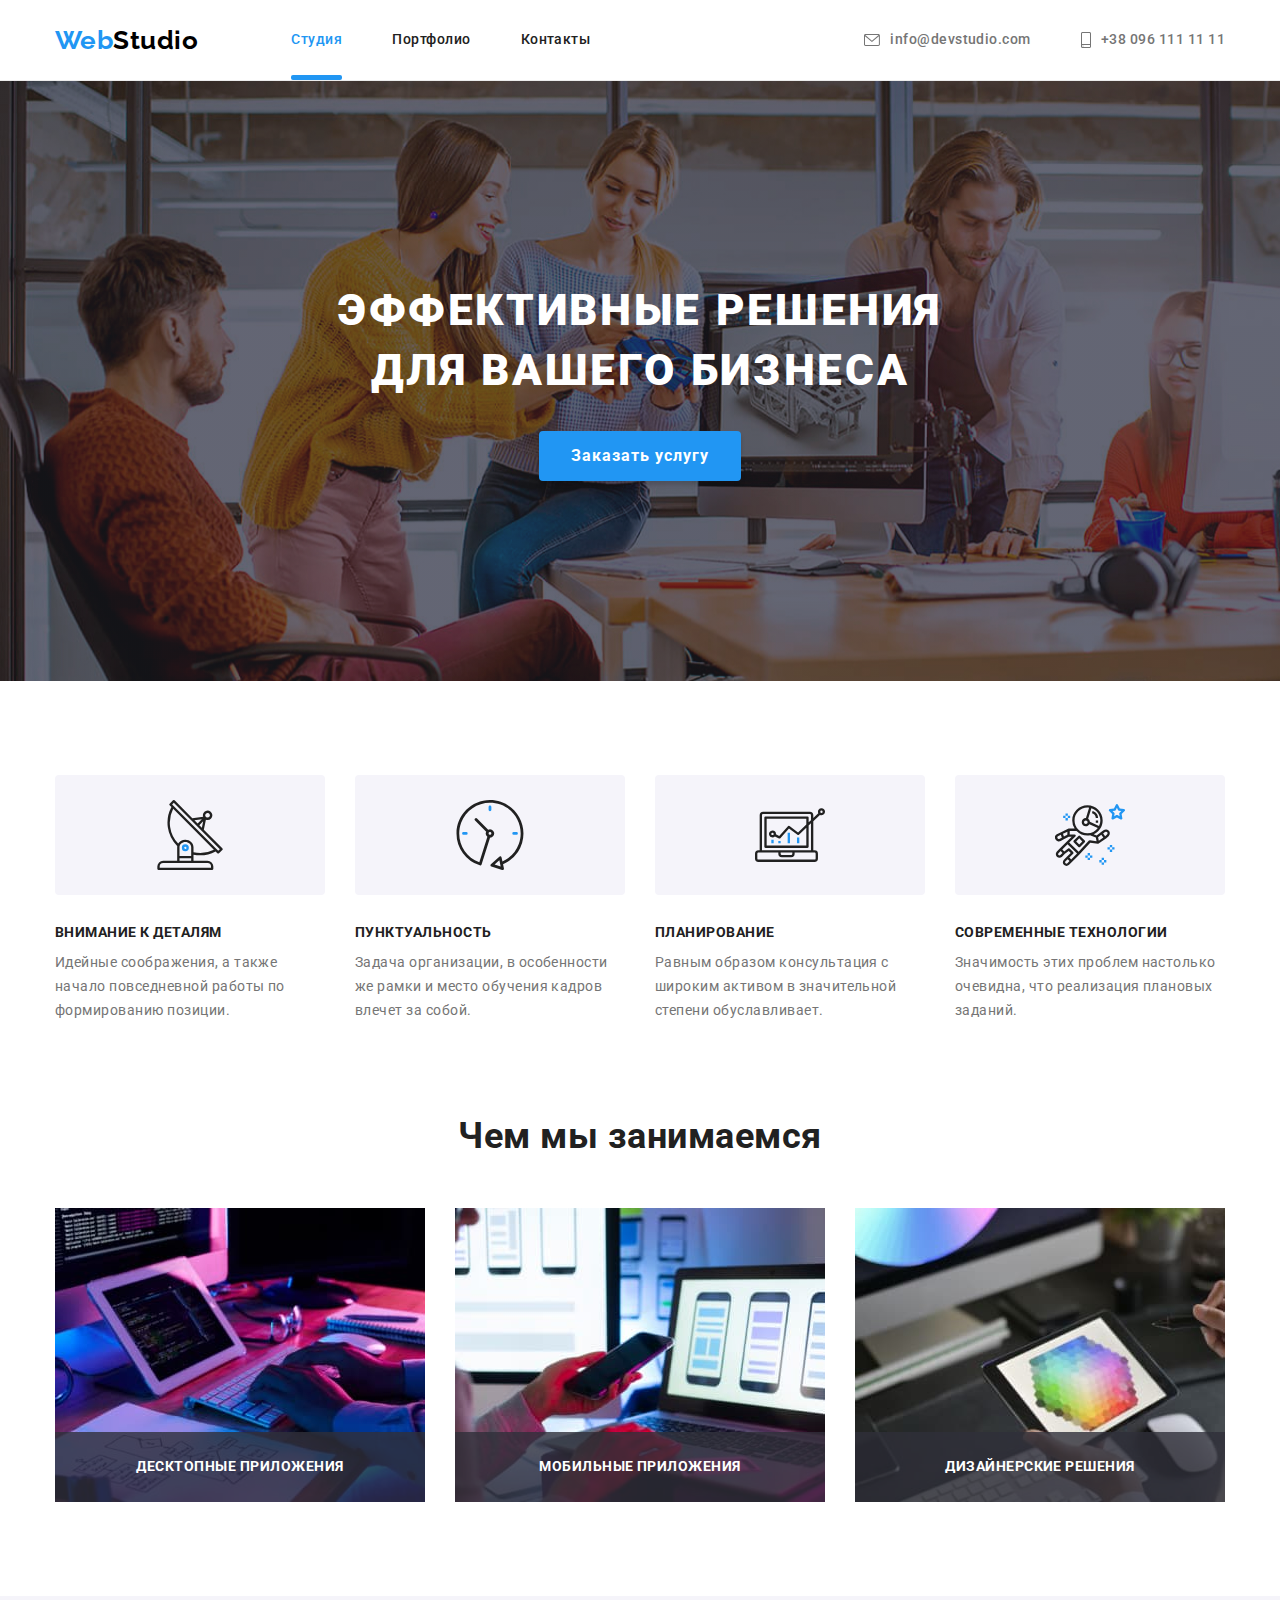
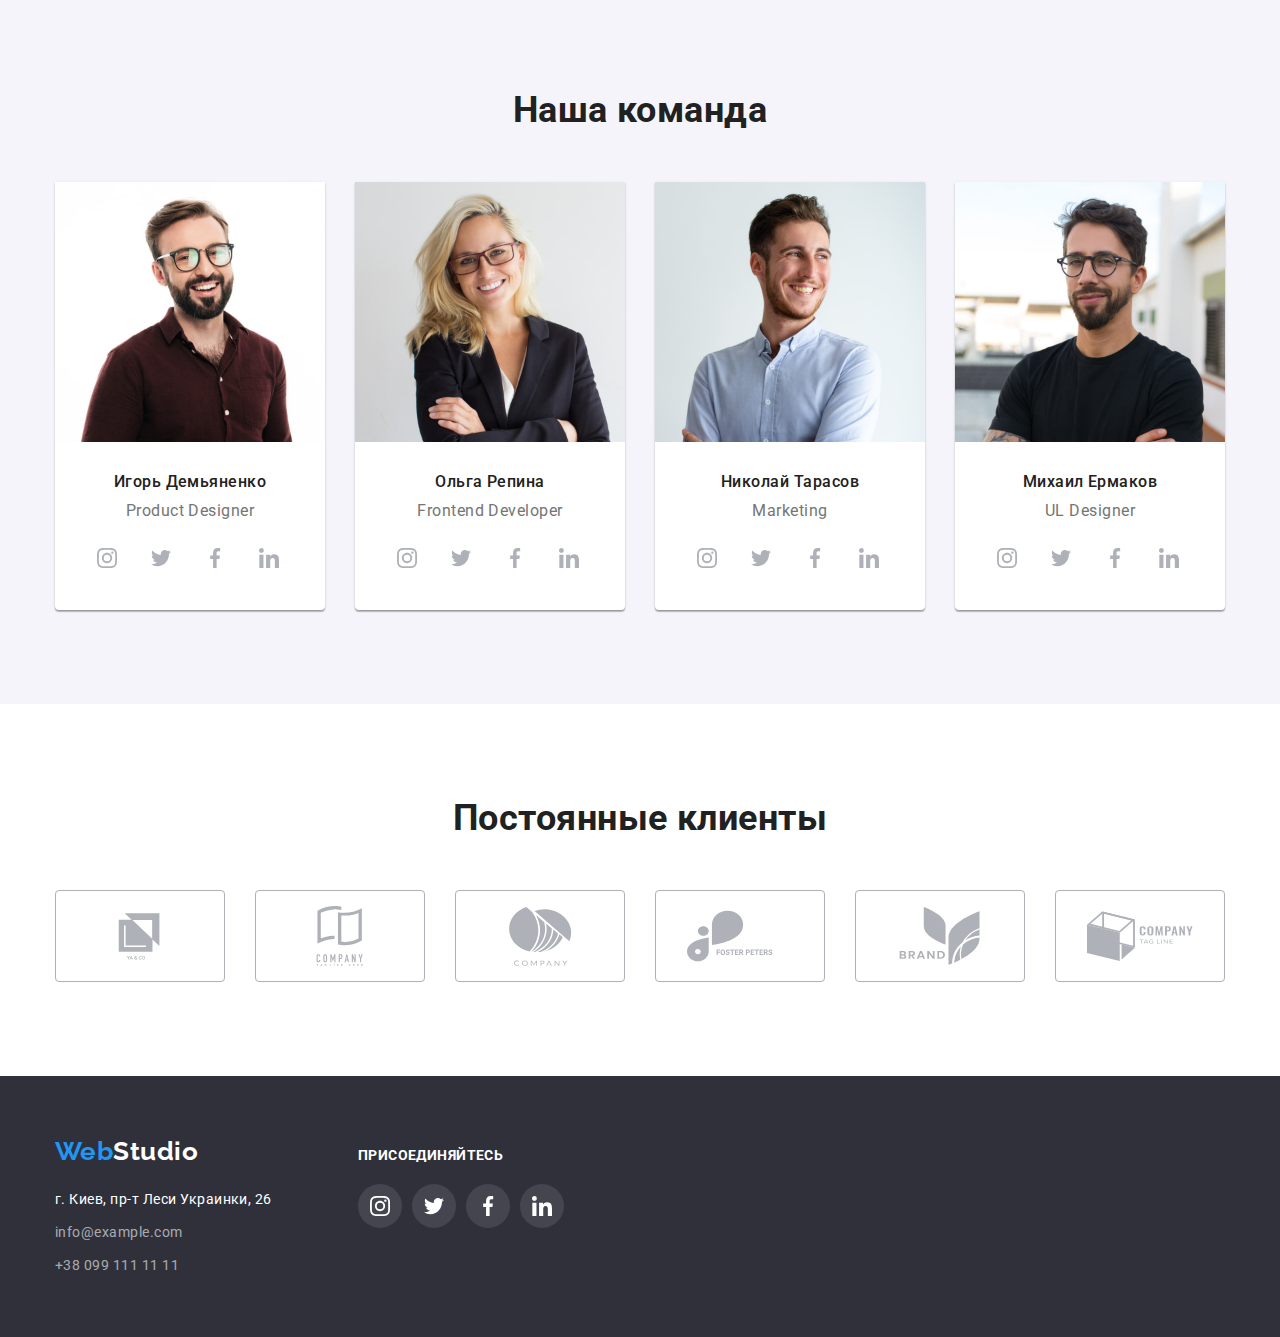
<file: index.html>
<!DOCTYPE html>
<html lang="en">

<head>
    <meta charset="UTF-8">
    <meta http-equiv="X-UA-Compatible" content="IE=edge">
    <meta name="viewport" content="width=device-width, initial-scale=1.0">
    <title>Document</title>
    <link rel="preconnect" href="https://fonts.googleapis.com">
    <link rel="preconnect" href="https://fonts.gstatic.com" crossorigin>
    <link
        href="https://fonts.googleapis.com/css2?family=Raleway:wght@700&family=Roboto:wght@400;500;700;900&display=swap"
        rel="stylesheet">
    <link rel="stylesheet" href="https://cdn.jsdelivr.net/npm/modern-normalize@1.1.0/modern-normalize.min.css">
    <link rel="stylesheet" href="css/style.css">
</head>

<body>


    <!--Header-->
    <header class="header">
        <div class="container">
            <nav class="header-nav">
                <a href="" class="logo-header"> Web<span class="logo-header-b">Studio</span></a>
                <ul class="header-nav list">
                    <li class="header-nav-item"><a href="./index.html" class="header-nav-link current">Студия</a></li>
                    <li class="header-nav-item"><a href="./portfolio.html" class="header-nav-link">Портфолио</a></li>
                    <li class="header-nav-item"><a href="" class="header-nav-link">Контакты</a></li>
                </ul>
            </nav>
            <ul class="header-contacts list">
                <li class="header-contacts-item"><a href="mailto:info@devstudio.com"
                        class="header-contacts-link">
                        <svg class="header-contacts-icon" width="16" height="12">
                            <use href="./images/symbol-defs.svg#icon-envelope"></use>
                        </svg>
                        info@devstudio.com</a></li>
                <li class="header-contacts-item"><a href="tel:+380961111111" class="header-contacts-link">
                    <svg class="header-contacts-icon" width="10" height="16">
                        <use href="./images/symbol-defs.svg#icon-smartphone"></use>
                    </svg>
                    +38 096 111 11
                        11</a></li>
            </ul>
        </div>
    </header>

    <!--Main content-->

    <main class="main-content">

        <!--Hero-->
        <section class="hero section">
            <div class="container">
                <h1 class="hero-title">Эффективные решения для вашего бизнеса</h1>
                <button class="hero-button" data-modal-open>Заказать услугу</button>
            </div>
        </section>

      
       

        <!--Preferences-->

        <section class="preferences section">
            <div class="container">
                <h2 class="name visually-hidden">Наши преимущества</h2>
                <ul class="preferences list">
                    <li class="preferences-card">
                        <div class="preferences-icon">
                        <svg width="70" height="70">
                            <use href="./images/symbol-defs.svg#icon-antenna"></use>
                        </svg>
                        </div>
                        <h3 class="preferences-title">Внимание к деталям</h3>
                        <p class="preferences-description">Идейные соображения, а также начало повседневной работы по
                            формированию позиции.</p>
                    </li>
                    <li class="preferences-card">
                        <div class="preferences-icon">
                        <svg width="70" height="70">
                            <use href="./images/symbol-defs.svg#icon-clock"></use>
                        </svg>
                        </div>
                        <h3 class="preferences-title">Пунктуальность</h3>
                        <p class="preferences-description">Задача организации, в особенности же рамки и место обучения
                            кадров влечет за собой.</p>
                    </li>
                    <li class="preferences-card">
                        <div class="preferences-icon">
                        <svg width="70" height="70">
                            <use href="./images/symbol-defs.svg#icon-diagram"></use>
                        </svg>
                        </div>
                        <h3 class="preferences-title">Планирование</h3>
                        <p class="preferences-description">Равным образом консультация с широким активом в значительной
                            степени обуславливает.</p>
                    </li>
                    <li class="preferences-card">
                        <div class="preferences-icon">
                        <svg width="70" height="70">
                            <use href="./images/symbol-defs.svg#icon-astronaut"></use>
                        </svg>
                        </div>
                        <h3 class="preferences-title">Современные технологии</h3>
                        <p class="preferences-description">Значимость этих проблем настолько очевидна, что реализация
                            плановых заданий.</p>
                    </li>
                </ul>
            </div>
        </section>

        <!--About us-->

        <section class="about-us section">
            <div class="container">
                <h2 class="about-us-title">Чем мы занимаемся</h2>
                <ul class="about-us list">
                    <li class="about-us-pic">
                            <img src="images/box1.jpg" class="about-us-photo" alt="компьютер"
                            width="370">
                            <div class="about-us-description"><h3 class="about-us-name">Десктопные приложения</h3></div>
                    </li>
                        <li class="about-us-pic">
                            <img src="images/box2.jpg" class="about-us-photo" alt="телефон"
                                width="370">
                            <div class="about-us-description">
                                    <h3 class="about-us-name">Мобильные приложения</h3>
                            </div>
                    </li>
                    <li class="about-us-pic">
                            <img src="images/box3.jpg" class="about-us-photo" alt="планшет"
                            width="370">
                            <div class="about-us-description">
                                <h3 class="about-us-name">Дизайнерские решения</h3>
                            </div>
                    </li>
                </ul>
            </div>
        </section>


        <!--Our team-->
        <section class="team section">
            <div class="container">
                <h2 class="team-title">Наша команда</h2>
                <ul class="team list">
                    <li class="team-member">
                        <img src="images/img4.jpg" class="team-member-photo" alt="Игорь Демьяненко" width="270">
                        <div class="team-member-part">
                            <h3 class="team-member-title">Игорь Демьяненко</h3>
                            <p class="team-member-description">Product Designer</p>
                            <ul class="team-contacts list">
                                <li class="team-contacts-links"><a href="" class="team-contacts-link">
                                    <svg class="team-contacts-icon" width="20" height="20">
                                        <use href="./images/symbol-defs.svg#icon-instagram"></use>
                                    </svg>
                                    </a></li>
                                <li class="team-contacts-links"><a href="" class="team-contacts-link">
                                        <svg class="team-contacts-icon" width="20" height="20">
                                            <use href="./images/symbol-defs.svg#icon-twitter"></use>
                                        </svg>
                                        </a>
                                </li>
                                <li class="team-contacts-links"><a href="" class="team-contacts-link">
                                        <svg class="team-contacts-icon" width="20" height="20">
                                            <use href="./images/symbol-defs.svg#icon-facebook"></use>
                                        </svg>
                                    </a>
                                </li>
                                <li class="team-contacts-links"><a href="" class="team-contacts-link">
                                        <svg class="team-contacts-icon" width="20" height="20">
                                            <use href="./images/symbol-defs.svg#icon-linkedin"></use>
                                        </svg>
                                     </a>
                                </li>
                            </ul>
                        </div>
                    </li>
                    <li class="team-member">
                        <img src="images/img1.jpg" class="team-member-photo" alt="Ольга Репина" width="270">
                        <div class="team-member-part">
                            <h3 class="team-member-title">Ольга Репина</h3>
                            <p class="team-member-description">Frontend Developer</p>
                            <ul class="team-contacts list">
                                <li class="team-contacts-links"><a href="" class="team-contacts-link">
                                        <svg class="team-contacts-icon" width="20" height="20">
                                            <use href="./images/symbol-defs.svg#icon-instagram"></use>
                                        </svg>
                                    </a></li>
                                <li class="team-contacts-links"><a href="" class="team-contacts-link">
                                        <svg class="team-contacts-icon" width="20" height="20">
                                            <use href="./images/symbol-defs.svg#icon-twitter"></use>
                                        </svg>
                                    </a>
                                </li>
                                <li class="team-contacts-links"><a href="" class="team-contacts-link">
                                        <svg class="team-contacts-icon" width="20" height="20">
                                            <use href="./images/symbol-defs.svg#icon-facebook"></use>
                                        </svg>
                                    </a>
                                </li>
                                <li class="team-contacts-links"><a href="" class="team-contacts-link">
                                        <svg class="team-contacts-icon" width="20" height="20">
                                            <use href="./images/symbol-defs.svg#icon-linkedin"></use>
                                        </svg>
                                    </a>
                                </li>
                            </ul>
                        </div>
                    </li>
                    <li class="team-member">
                        <img src="images/img2.jpg" class="team-member-photo" alt="Николай Тарасов" width="270">
                        <div class="team-member-part">
                            <h3 class="team-member-title">Николай Тарасов</h3>
                            <p class="team-member-description">Marketing</p>
                            <ul class="team-contacts list">
                                <li class="team-contacts-links"><a href="" class="team-contacts-link">
                                        <svg class="team-contacts-icon" width="20" height="20">
                                            <use href="./images/symbol-defs.svg#icon-instagram"></use>
                                        </svg>
                                    </a></li>
                                <li class="team-contacts-links"><a href="" class="team-contacts-link">
                                        <svg class="team-contacts-icon" width="20" height="20">
                                            <use href="./images/symbol-defs.svg#icon-twitter"></use>
                                        </svg>
                                    </a>
                                </li>
                                <li class="team-contacts-links"><a href="" class="team-contacts-link">
                                        <svg class="team-contacts-icon" width="20" height="20">
                                            <use href="./images/symbol-defs.svg#icon-facebook"></use>
                                        </svg>
                                    </a>
                                </li>
                                <li class="team-contacts-links"><a href="" class="team-contacts-link">
                                        <svg class="team-contacts-icon" width="20" height="20">
                                            <use href="./images/symbol-defs.svg#icon-linkedin"></use>
                                        </svg>
                                    </a>
                                </li>
                            </ul>
                    </li>
                    <li class="team-member">
                        <img src="images/img3.jpg" class="team-member-photo" alt="Михаил Ермаков" width="270">
                        <div class="team-member-part">
                            <h3 class="team-member-title">Михаил Ермаков</h3>
                            <p class="team-member-description">UL Designer</p>
                            <ul class="team-contacts list">
                                <li class="team-contacts-links"><a href="" class="team-contacts-link">
                                        <svg class="team-contacts-icon" width="20" height="20">
                                            <use href="./images/symbol-defs.svg#icon-instagram"></use>
                                        </svg>
                                    </a></li>
                                <li class="team-contacts-links"><a href="" class="team-contacts-link">
                                        <svg class="team-contacts-icon" width="20" height="20">
                                            <use href="./images/symbol-defs.svg#icon-twitter"></use>
                                        </svg>
                                    </a>
                                </li>
                                <li class="team-contacts-links"><a href="" class="team-contacts-link">
                                        <svg class="team-contacts-icon" width="20" height="20">
                                            <use href="./images/symbol-defs.svg#icon-facebook"></use>
                                        </svg>
                                    </a>
                                </li>
                                <li class="team-contacts-links"><a href="" class="team-contacts-link">
                                        <svg class="team-contacts-icon" width="20" height="20">
                                            <use href="./images/symbol-defs.svg#icon-linkedin"></use>
                                        </svg>
                                    </a>
                                </li>
                            </ul>
            </div>
        </section>
        </div>
    </main>

    <!--Our clients-->

    <section class="clients section">
        <div class="container">
            <h2 class="clients-title">Постоянные клиенты</h2>
            <ul class="clients list">
                <li class="clients-item"><a href="" class="clients-link">
                        <svg class="clients-icon" width="106" height="60">
                            <use href="./images/symbol-defs.svg#icon-logo1"></use>
                        </svg>
                    </a>
                </li>
                <li class="clients-item"><a href="" class="clients-link">
                        <svg class="clients-icon" width="106" height="60">
                            <use href="./images/symbol-defs.svg#icon-logo2"></use>
                        </svg>
                    </a>
                </li>
                <li class="clients-item"><a href="" class="clients-link">
                        <svg class="clients-icon" width="106" height="60">
                            <use href="./images/symbol-defs.svg#icon-logo3"></use>
                        </svg>
                    </a>
                </li>
                <li class="clients-item"><a href="" class="clients-link">
                        <svg class="clients-icon" width="106" height="60">
                            <use href="./images/symbol-defs.svg#icon-logo4"></use>
                        </svg>
                    </a>
                </li>
                <li class="clients-item"><a href="" class="clients-link">
                        <svg class="clients-icon" width="106" height="60">
                            <use href="./images/symbol-defs.svg#icon-logo5"></use>
                        </svg>
                    </a>
                </li>
                <li class="clients-item"><a href="" class="clients-link">
                        <svg class="clients-icon" width="106" height="60">
                            <use href="./images/symbol-defs.svg#icon-logo6"></use>
                        </svg>
                    </a>
                </li>
                
            </ul>
        </div>
    </section>

    <!--Modal-->
    
    <div class="backdrop is-hidden" data-modal>
        <div class="modal">
            <button class="close-modal" data-modal-close>
                <svg class="close-modal-icon" width="11" height="11">
                    <use href="./images/symbol-defs.svg#icon-close-1"></use>
                </svg>
            </button>
        </div>
    </div>

    <!--Footer  -->
    <footer class="footer">
        <div class="container">
            <div class="footer-section-address">
            <a href="" class="logo-footer"> Web<span class="logo-footer-w">Studio</span></a>
            <address class="footer-contacts">
                г. Киев, пр-т Леси Украинки, 26
                <ul class="footer-contacts list">
                    <li class="footer-contacts-item"><a href="mailto:info@example.com"
                            class="footer-contacts-link">info@example.com</a></li>
                    <li class="footer-contacts-item"><a href="tel:+380991111111" class="footer-contacts-link"> +38 099 111
                            11 11</a></li>
                </ul>
            </address>
            </div>
            <div class="footer-section-links">
            <H2 class="footer-socialnetw-header">Присоединяйтесь</H2>
            <ul class="footer-socialnetw list">
                <li class="footer-links"><a href="" class="footer-link">
                        <svg class="footer-icon" width="20" height="20">
                            <use href="./images/symbol-defs.svg#icon-instagram"></use>
                        </svg>
                    </a></li>
                <li class="footer-links"><a href="" class="footer-link">
                        <svg class="footer-icon" width="20" height="20">
                            <use href="./images/symbol-defs.svg#icon-twitter"></use>
                        </svg>
                    </a>
                </li>
                <li class="footer-links"><a href="" class="footer-link">
                        <svg class="footer-icon" width="20" height="20">
                            <use href="./images/symbol-defs.svg#icon-facebook"></use>
                        </svg>
                    </a>
                </li>
                <li class="footer-links"><a href="" class="footer-link">
                        <svg class="footer-icon" width="20" height="20">
                            <use href="./images/symbol-defs.svg#icon-linkedin"></use>
                        </svg>
                    </a>
                </li>
            </ul>
            </div>
    </footer>

<script src="./js/modal.js"></script>
</body>

</html>
</file>
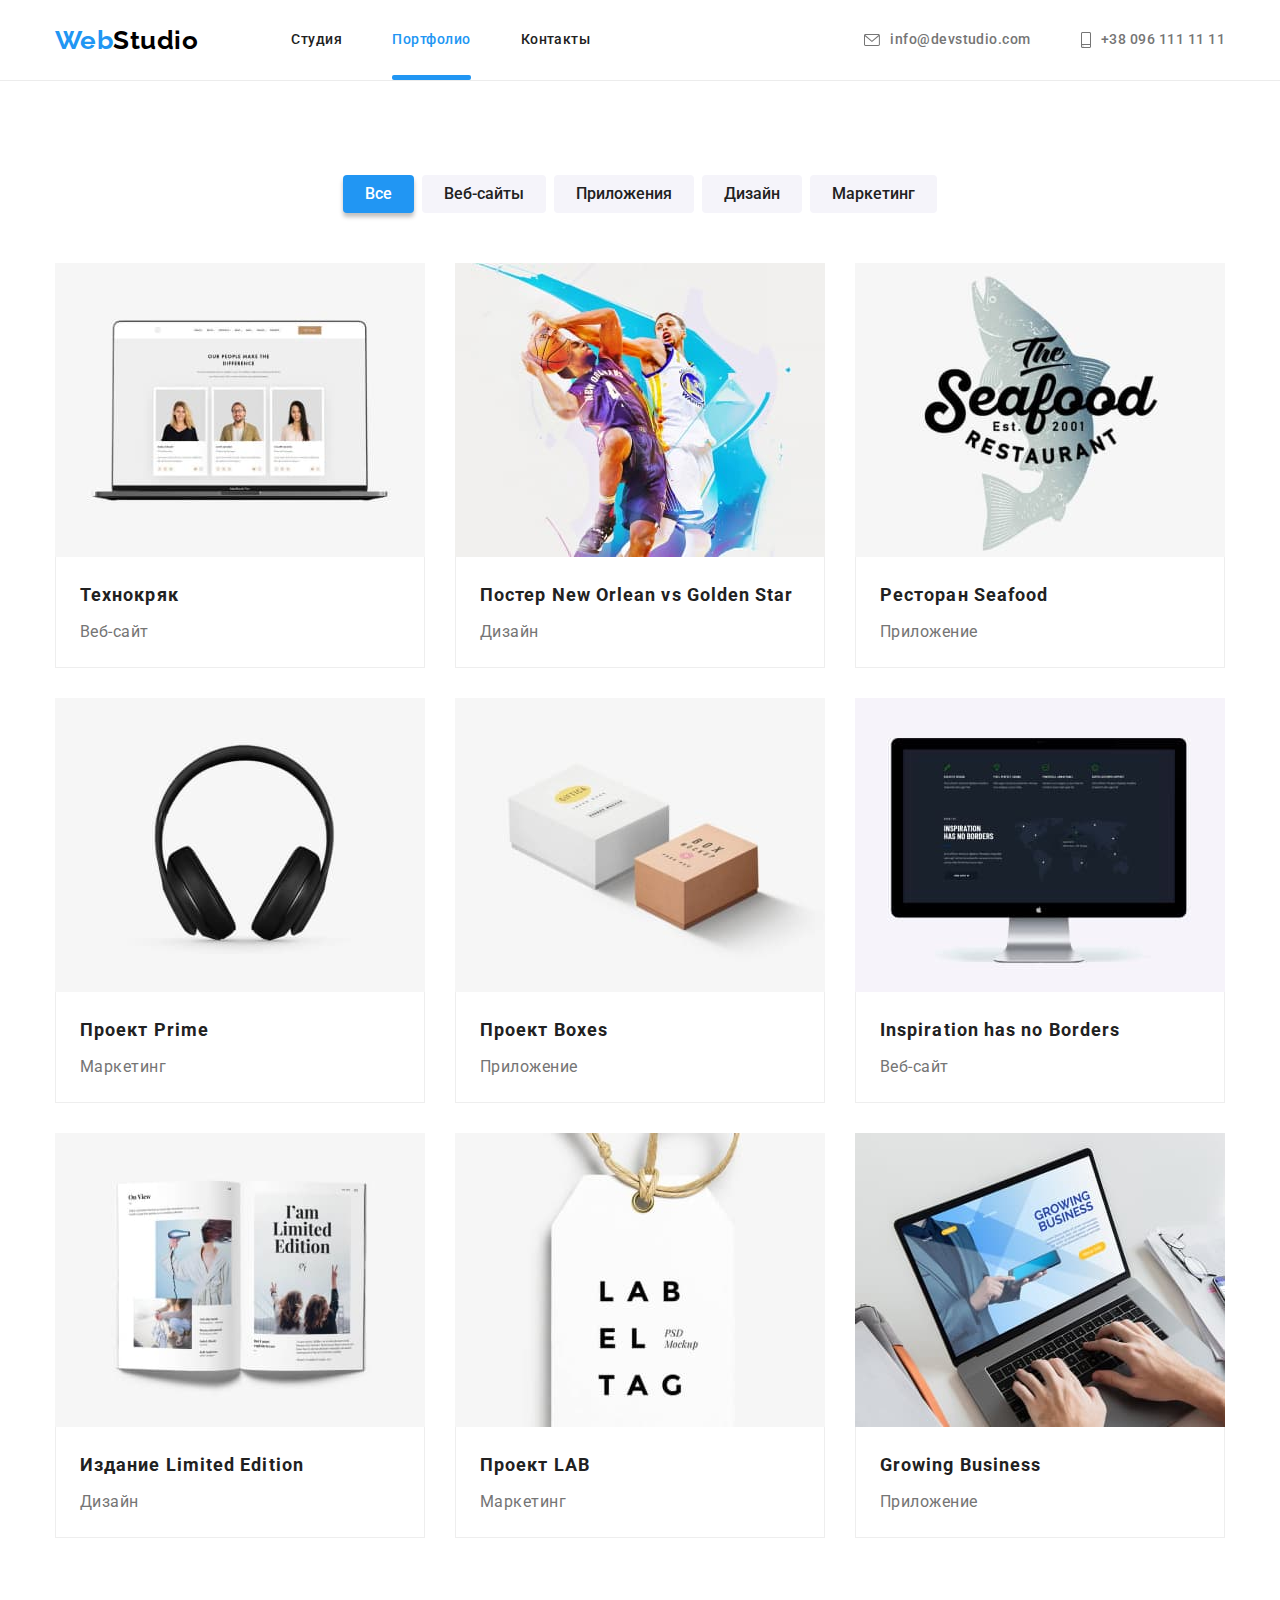
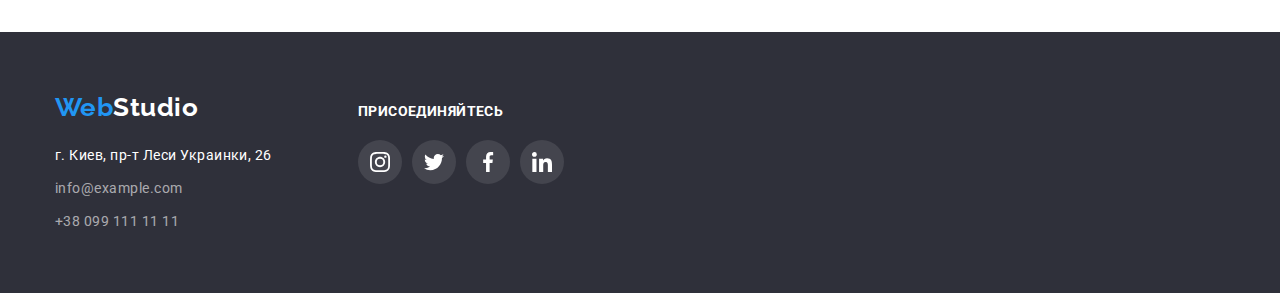
<file: portfolio.html>
<!DOCTYPE html>
<html lang="en">

<head>
    <meta charset="UTF-8">
    <meta http-equiv="X-UA-Compatible" content="IE=edge">
    <meta name="viewport" content="width=device-width, initial-scale=1.0">
    <title>Document</title>
    <link rel="preconnect" href="https://fonts.googleapis.com">
    <link rel="preconnect" href="https://fonts.gstatic.com" crossorigin>
    <link
        href="https://fonts.googleapis.com/css2?family=Raleway:wght@700&family=Roboto:wght@400;500;700;900&display=swap"
        rel="stylesheet">
    <link rel="stylesheet" href="https://cdn.jsdelivr.net/npm/modern-normalize@1.1.0/modern-normalize.min.css">
    <link rel="stylesheet" href="css/style.css">
</head>

<body>

<!--Header-->
<header class="header">
    <div class="container">
        <nav class="header-nav">
            <a href="" class="logo-header"> Web<span class="logo-header-b">Studio</span></a>
            <ul class="header-nav list">
                <li class="header-nav-item"><a href="./index.html" class="header-nav-link">Студия</a></li>
                <li class="header-nav-item"><a href="./portfolio.html" class="header-nav-link current">Портфолио</a></li>
                <li class="header-nav-item"><a href="" class="header-nav-link">Контакты</a></li>
            </ul>
        </nav>
        <ul class="header-contacts list">
            <li class="header-contacts-item"><a href="mailto:info@devstudio.com" class="header-contacts-link">
                    <svg class="header-contacts-icon" width="16" height="12">
                        <use href="./images/symbol-defs.svg#icon-envelope"></use>
                    </svg>
                    info@devstudio.com</a></li>
            <li class="header-contacts-item"><a href="tel:+380961111111" class="header-contacts-link">
                    <svg class="header-contacts-icon" width="10" height="16">
                        <use href="./images/symbol-defs.svg#icon-smartphone"></use>
                    </svg>
                    +38 096 111 11
                    11</a></li>
        </ul>
    </div>
</header>

    <!--Main content-->

<main>
    <!--Portfolio-->
    <section class="portfolio section">
        <div class="container">
            <h1 class="header visually-hidden">Наши работы</h1>
            <ul class="portfolio-button list">
                <li class="portfolio-button-item"><button type="button" class="portfolio-button-primary">Все</button>
                </li>
                <li class="portfolio-button-item"><button type="button"
                        class="portfolio-button-secondary">Веб-сайты</button></li>
                <li class="portfolio-button-item"><button type="button"
                        class="portfolio-button-secondary">Приложения</button></li>
                <li class="portfolio-button-item"><button type="button"
                        class="portfolio-button-secondary">Дизайн</button></li>
                <li class="portfolio-button-item"><button type="button"
                        class="portfolio-button-secondary">Маркетинг</button></li>
            </ul>

            <ul class="portfolio-card list">
                <li class="portfolio-card-item">
                    <a href="" class="portfolio-card-link">
                        <div class="portfolio-card-top">
                            <img src="./images/port1.jpg" alt="Технокряк" width="370">
                            <div class="portfolio-card-top-description">
                                <p class="portfolio-card-top-text">Технокряк это современная площадка распространения коронавируса. Компании используют эту платформу для цифрового
                                шпионажа и атак на защищённые сервера конкурентов.</p>
                            </div>
                        </div>
                        <div class="portfolio-card-bottom">
                            <h2 class="portfolio-card-title">Технокряк</h2>
                            <p class='portfolio-card-description'>Веб-сайт</p>
                        </div>
                    </a>
                </li>
                <li class="portfolio-card-item">
                    <a href="" class="portfolio-card-link">
                        <div class="portfolio-card-top">
                            <img src="./images/port2_2.jpg" alt="Постер New Orlean vs Golden Star" width="370">
                            <div class="portfolio-card-top-description">
                                <p class="portfolio-card-top-text">Технокряк это современная площадка распространения коронавируса. Компании
                                    используют эту платформу для цифрового
                                    шпионажа и атак на защищённые сервера конкурентов.</p>
                            </div>
                        </div>
                        <div class="portfolio-card-bottom">
                            <h2 class="portfolio-card-title">Постер New Orlean vs Golden Star</h2>
                            <p class='portfolio-card-description'>Дизайн</p>
                        </div>
                    </a>
                </li>
                <li class="portfolio-card-item">
                    <a href="" class="portfolio-card-link">
                        <div class="portfolio-card-top">
                            <img src="./images/port3_3.jpg" alt="Ресторан Seafood" width="370">
                            <div class="portfolio-card-top-description">
                                <p class="portfolio-card-top-text">Технокряк это современная площадка распространения коронавируса. Компании
                                    используют эту платформу для цифрового
                                    шпионажа и атак на защищённые сервера конкурентов.</p>
                            </div>
                        </div>
                        <div class="portfolio-card-bottom">
                            <h2 class="portfolio-card-title">Ресторан Seafood</h2>
                            <p class='portfolio-card-description'>Приложение</p>
                        </div>
                    </a>
                </li>
                <li class="portfolio-card-item">
                    <a href="" class="portfolio-card-link">
                        <div class="portfolio-card-top">
                            <img src="./images/port4_4.jpg" alt="Проект Prime" width="370">
                            <div class="portfolio-card-top-description">
                                <p class="portfolio-card-top-text">Технокряк это современная площадка распространения коронавируса. Компании
                                    используют эту платформу для цифрового
                                    шпионажа и атак на защищённые сервера конкурентов.</p>
                            </div>
                        </div>
                        <div class="portfolio-card-bottom">
                            <h2 class="portfolio-card-title">Проект Prime</h2>
                            <p class='portfolio-card-description'>Маркетинг</p>
                        </div>
                    </a>
                </li>
                <li class="portfolio-card-item">
                    <a href="" class="portfolio-card-link">
                        <div class="portfolio-card-top">
                        <img src="./images/port5_5.jpg" alt="Проект Boxes" width="370">
                            <div class="portfolio-card-top-description">
                                <p class="portfolio-card-top-text">Технокряк это современная площадка распространения коронавируса. Компании
                                    используют эту платформу для цифрового
                                    шпионажа и атак на защищённые сервера конкурентов.</p>
                            </div>
                        </div>
                        <div class="portfolio-card-bottom">
                            <h2 class="portfolio-card-title">Проект Boxes</h2>
                            <p class='portfolio-card-description'>Приложение</p>
                        </div>
                    </a>
                </li>
                <li class="portfolio-card-item">
                    <a href="" class="portfolio-card-link">
                        <div class="portfolio-card-top">
                        <img src="./images/port6_6.jpg" alt="Inspiration has no Borders" width="370">
                            <div class="portfolio-card-top-description">
                                <p class="portfolio-card-top-text">Технокряк это современная площадка распространения коронавируса. Компании
                                    используют эту платформу для цифрового
                                    шпионажа и атак на защищённые сервера конкурентов.</p>
                            </div>
                       </div>
                        <div class="portfolio-card-bottom">
                            <h2 class="portfolio-card-title">Inspiration has no Borders</h2>
                            <p class='portfolio-card-description'>Веб-сайт</p>
                        </div>
                    </a>
                </li>
                <li class="portfolio-card-item">
                    <a href="" class="portfolio-card-link">
                        <div class="portfolio-card-top">
                            <img src="./images/port7_7.jpg" alt="Издание Limited Edition" width="370">
                            <div class="portfolio-card-top-description">
                                <p class="portfolio-card-top-text">Технокряк это современная площадка распространения коронавируса. Компании
                                    используют эту платформу для цифрового
                                    шпионажа и атак на защищённые сервера конкурентов.</p>
                            </div>
                        </div>
                        <div class="portfolio-card-bottom">
                            <h2 class="portfolio-card-title">Издание Limited Edition</h2>
                            <p class='portfolio-card-description'>Дизайн</p>
                        </div>
                    </a>
                </li>
                <li class="portfolio-card-item">
                    <a href="" class="portfolio-card-link">
                        <div class="portfolio-card-top">
                            <img src="./images/port8_8.jpg" alt="Проект LAB" width="370">
                            <div class="portfolio-card-top-description">
                                <p class="portfolio-card-top-text">Технокряк это современная площадка распространения коронавируса. Компании
                                    используют эту платформу для цифрового
                                    шпионажа и атак на защищённые сервера конкурентов.</p>
                            </div>
                        </div>
                        <div class="portfolio-card-bottom">
                            <h2 class="portfolio-card-title">Проект LAB</h2>
                            <p class='portfolio-card-description'>Маркетинг</p>
                        </div>
                    </a>
                </li>
                <li class="portfolio-card-item">
                    <a href="" class="portfolio-card-link">
                        <div class="portfolio-card-top">
                        <img src="./images/port9_9.jpg" alt="Growing Business" width="370">
                            <div class="portfolio-card-top-description">
                                <p class="portfolio-card-top-text">Технокряк это современная площадка распространения коронавируса. Компании
                                    используют эту платформу для цифрового
                                    шпионажа и атак на защищённые сервера конкурентов.</p>
                            </div>
                        </div>
                        <div class="portfolio-card-bottom">
                            <h2 class="portfolio-card-title">Growing Business</h2>
                            <p class='portfolio-card-description'>Приложение</p>
                        </div>
                    </a>
                </li>
            </ul>
        </div>


    </section>
</main>




<!--Footer  -->
<footer class="footer">
    <div class="container">
        <div class="footer-section-address">
            <a href="" class="logo-footer"> Web<span class="logo-footer-w">Studio</span></a>
            <address class="footer-contacts">
                г. Киев, пр-т Леси Украинки, 26
                <ul class="footer-contacts list">
                    <li class="footer-contacts-item"><a href="mailto:info@example.com"
                            class="footer-contacts-link">info@example.com</a></li>
                    <li class="footer-contacts-item"><a href="tel:+380991111111" class="footer-contacts-link"> +38 099
                            111
                            11 11</a></li>
                </ul>
            </address>
        </div>
        <div class="footer-section-links">
            <H2 class="footer-socialnetw-header">Присоединяйтесь</H2>
            <ul class="footer-socialnetw list">
                <li class="footer-links"><a href="" class="footer-link">
                        <svg class="footer-icon" width="20" height="20">
                            <use href="./images/symbol-defs.svg#icon-instagram"></use>
                        </svg>
                    </a></li>
                <li class="footer-links"><a href="" class="footer-link">
                        <svg class="footer-icon" width="20" height="20">
                            <use href="./images/symbol-defs.svg#icon-twitter"></use>
                        </svg>
                    </a>
                </li>
                <li class="footer-links"><a href="" class="footer-link">
                        <svg class="footer-icon" width="20" height="20">
                            <use href="./images/symbol-defs.svg#icon-facebook"></use>
                        </svg>
                    </a>
                </li>
                <li class="footer-links"><a href="" class="footer-link">
                        <svg class="footer-icon" width="20" height="20">
                            <use href="./images/symbol-defs.svg#icon-linkedin"></use>
                        </svg>
                    </a>
                </li>
            </ul>
        </div>
</footer>
</body>

</html>
</file>
<file: css/style.css>
:root {
  --primary-text-color: #757575;
  --title-text-color: #212121;
  --accent-color-primary: #2196f3;
  --accent-color-secondary: #ffffff;
  --primary-background-color: #e5e5e5;
  --secondary-background-color: #f5f4fa;
  --footer-background-color: #2f303a;
  --header-border: #ececec;
  --portfolio-border: #eeeeee;
  --network-color: #afb1b8;
  --time-function: cubic-bezier(0.4, 0, 0.2, 1);
}

body {
  font-family: "Roboto", sans-serif;
  font-style: normal;
  font-weight: 400;
  color: var(--primary-text-color);
  letter-spacing: 0.03em;
}

ul {
  padding: 0;
}

.list {
  list-style: none;
  margin: 0;
  padding: 0;
}

img {
  display: block;
  width: 100%;
  height: auto;
}

.section {
  padding: 94px 0;
}

.container {
  width: 1200px;
  padding-left: 15px;
  padding-right: 15px;
  margin-left: auto;
  margin-right: auto;
}

.visually-hidden {
  position: absolute;
  width: 1px;
  height: 1px;
  margin: -1px;
  border: 0;
  padding: 0;

  white-space: nowrap;
  clip-path: inset(100%);
  clip: rect(0 0 0 0);
  overflow: hidden;
}

/*Header*/
.header {
  font-weight: 500;
  font-size: 14px;
  line-height: 1.14;
  background-color: var(--accent-color-secondary);
  border-bottom: 1px solid var(--header-border);
}

header .container {
  display: flex;
  align-items: center;
  justify-content: space-between;
}

.logo-header {
  color: var(--accent-color-primary);
  font-family: "Raleway", sans-serif;
  font-style: normal;
  font-weight: 700;
  font-size: 26px;
  line-height: 1.19;
  text-decoration: none;
  margin-right: 93px;
}

.logo-header-b {
  color: #000000;
}

.header-nav {
  display: flex;
  align-items: center;
}

.header-nav-link {
  display: block;
  position: relative;
  color: var(--title-text-color);
  text-decoration: none;
  padding: 32px 0;
  transition: color 250ms var(--time-function);
}

.header-nav-link::after {
  content: "";
  position: absolute;
  left: 0;
  bottom: 0;
  width: 100%;
  height: 5px;
  background-color: var(--accent-color-primary);
  opacity: 0;
  border-radius: 2px;
  transition: opacity 250ms var(--time-function);
}

.header-nav-item:not(:last-child) {
  margin-right: 50px;
}
:hover .header-nav-link:hover,
.header-nav-link:focus {
  color: var(--accent-color-primary);
}

.header-nav-link:hover::after,
.header-nav-link:focus::after {
  opacity: 1;
}
.current {
  color: var(--accent-color-primary);
  text-decoration: none;
}
.current::after {
  opacity: 1;
}

.header-contacts {
  display: flex;
  align-items: center;
}

.header-contacts-link {
  display: flex;
  align-items: center;
  color: var(--primary-text-color);
  text-decoration: none;
  transition: color 250ms var(--time-function);
}

.header-contacts-icon {
  fill: currentColor;
  margin-right: 10px;
}

.header-contacts-icon:hover,
.header-contacts-icon:focus {
  fill: var(--accent-color-primary);
}

.header-contacts-item:not(:last-child) {
  margin-right: 50px;
}

.header-contacts-link:hover,
.header-contacts-link:focus {
  color: var(--accent-color-primary);
}

/*Main contect*/

/*Hero*/

.hero {
  max-width: 1600px;
  margin: auto;
  background-color: var(--footer-background-color);
  background-image: linear-gradient(
      to right,
      rgba(47, 48, 58, 0.4),
      rgba(47, 48, 58, 0.4)
    ),
    url(../images/bckgr.jpg);
  text-align: center;
  padding: 200px 0;
}

.hero-title {
  color: var(--accent-color-secondary);
  font-weight: 900;
  font-size: 44px;
  line-height: 1.36;
  letter-spacing: 0.06em;
  text-transform: uppercase;
  margin: 0 auto 30px auto;
  max-width: 696px;
}

.hero-button {
  background-color: var(--accent-color-primary);
  color: var(--accent-color-secondary);
  font-weight: 700;
  font-size: 16px;
  line-height: 1.88;
  letter-spacing: 0.06em;
  padding: 10px 32px;
  border: none;
  box-shadow: 0px 4px 4px rgba(0, 0, 0, 0.15);
  border-radius: 4px;
  transition: background-color 250ms var(--time-function);
}

.hero-button:hover,
.hero-button:focus {
  background-color: #188ce8;
}

/*Preferences*/

.preferences {
  padding-bottom: 0;
}

.preferences .list {
  display: flex;
}

.preferences-card {
  width: 270px;
}
.preferences-card:not(:last-child) {
  margin-right: 30px;
}

.preferences-icon {
  display: flex;
  width: 270px;
  height: 120px;
  justify-content: center;
  align-items: center;
  border-radius: 4px;
  background-color: var(--secondary-background-color);
  margin-bottom: 30px;
}

.preferences-title {
  color: var(--title-text-color);
  font-weight: 700;
  font-size: 14px;
  line-height: 1.14;
  text-transform: uppercase;
  margin-top: 0;
  margin-bottom: 10px;
}

.preferences-description {
  font-size: 14px;
  line-height: 1.71;
  margin: 0;
}

/*About us*/

.about-us-title {
  color: var(--title-text-color);
  font-weight: 700;
  font-size: 36px;
  line-height: 1.16;
  text-align: center;
  margin-top: 0;
  margin-bottom: 50px;
}

.about-us .list {
  display: flex;
  z-index: 1;
}

.about-us-pic {
  display: block;
  width: 370px;
  position: relative;
}

.about-us-description {
  position: absolute;

  width: 100%;
  height: 70px;
  bottom: 0;
  background-color: rgba(47, 48, 58, 0.8);
}

.about-us-name {
  color: var(--accent-color-secondary);
  font-weight: 700;
  font-size: 14px;
  line-height: 1.14;
  text-align: center;
  text-transform: uppercase;
  margin-top: 27px;
  margin-bottom: 27px;
}

.about-us-pic:not(:last-child) {
  margin-right: 30px;
}

/*Our team*/

.team {
  background-color: var(--secondary-background-color);
}

.team-title {
  color: var(--title-text-color);
  font-weight: 700;
  font-size: 36px;
  line-height: 1.16;
  text-align: center;
  margin-top: 0;
  margin-bottom: 50px;
}

.team .list {
  display: flex;
}

.team-member {
  width: 270px;
  background-color: var(--accent-color-secondary);
  box-shadow: 0px 1px 3px rgba(0, 0, 0, 0.12), 0px 1px 1px rgba(0, 0, 0, 0.14),
    0px 2px 1px rgba(0, 0, 0, 0.2);
  border-radius: 0px 0px 4px 4px;
}

.team-member:not(:last-child) {
  margin-right: 30px;
}

.team-member-part {
  padding: 30px;
}

.team-member-title {
  color: var(--title-text-color);
  font-weight: 500;
  font-size: 16px;
  line-height: 1.19;
  text-align: center;
  margin-top: 0;
  margin-bottom: 10px;
}

.team-member-description {
  font-size: 16px;
  line-height: 1.19;
  text-align: center;
  margin-top: 0;
  margin-bottom: 16px;
}

.team-contacts-link {
  display: flex;
  width: 44px;
  height: 44px;
  justify-content: center;
  align-items: center;
  border-radius: 50%;
  color: var(--network-color);
  transition: color 250ms var(--time-function),
    background-color 250ms var(--time-function);
}

.team-contacts-link:hover,
.team-contacts-link:focus {
  color: var(--accent-color-secondary);
  background-color: var(--accent-color-primary);
}

.team-contacts-links:not(:last-child) {
  margin-right: 10px;
}

.team-contacts-icon {
  fill: currentColor;
}

.team-contacts-icon:hover,
.team-contacts-icon:focus {
  fill: currentColor;
}

/*Our clients*/

.clients-title {
  color: var(--title-text-color);
  font-weight: 700;
  font-size: 36px;
  line-height: 1.16;
  text-align: center;
  margin-top: 0;
  margin-bottom: 50px;
}

.clients .list {
  display: flex;
  justify-content: center;
  align-items: center;
}

.clients-item:not(:last-child) {
  margin-right: 30px;
}

.clients-link {
  display: flex;
  width: 170px;
  height: 92px;
  justify-content: center;
  align-items: center;
  color: var(--network-color);
  border: 1px solid var(--network-color);
  border-radius: 4px;
  transition: color 250ms var(--time-function),
    border-color 250ms var(--time-function);
}

.clients-link:hover,
.clients-link:focus {
  color: var(--accent-color-primary);
  border-color: var(--accent-color-primary);
}

.clients-icon {
  fill: currentColor;
}

.clients-icon:hover,
.clients-icon:focus {
  fill: currentColor;
}

/*Footer*/

.footer {
  background-color: var(--footer-background-color);
  font-weight: 400;
  font-size: 14px;
  line-height: 1.72;
  padding: 60px 0;
}

.footer .container {
  display: flex;
  justify-content: flex-start;
  align-items: baseline;
}

.footer-section-address {
  margin-right: 86px;
}

.logo-footer {
  color: var(--accent-color-primary);
  font-family: "Raleway", sans-serif;
  font-style: normal;
  font-weight: 700;
  font-size: 26px;
  line-height: 1.19;
  text-decoration: none;
  display: inline-block;
  margin-bottom: 20px;
}

.logo-footer-w {
  color: var(--accent-color-secondary);
}

address {
  font-family: inherit;
  color: var(--accent-color-secondary);
  font-style: normal;
}

.footer-contacts .list {
  margin-top: 9px;
}

.footer-contacts-item:not(:last-child) {
  display: inline-block;
  margin-bottom: 9px;
}

.footer-contacts-link {
  color: rgba(255, 255, 255, 0.6);
  text-decoration: none;
  transition: color 250ms var(--time-function);
}

.footer-contacts-link:hover,
.footer-contacts-link:focus {
  color: var(--accent-color-secondary);
}

.footer-socialnetw-header {
  font-weight: 700;
  font-size: 14px;
  line-height: 1.14;
  letter-spacing: 0.03em;
  text-transform: uppercase;
  color: var(--accent-color-secondary);
  margin-top: 0;
  margin-bottom: 20px;
}

.footer-socialnetw {
  display: flex;
  justify-content: center;
  align-items: center;
}

.footer-link {
  display: flex;
  width: 44px;
  height: 44px;
  justify-content: center;
  align-items: center;
  border-radius: 50%;
  color: var(--accent-color-secondary);
  background-color: rgba(255, 255, 255, 0.1);
  transition: background-color 250ms var(--time-function);
}

.footer-link:hover,
.footer-link:focus {
  background-color: var(--accent-color-primary);
}

.footer-links:not(:last-child) {
  margin-right: 10px;
}

.footer-icon {
  fill: currentColor;
}

.footer-icon:hover,
.footer-icon:focus {
  fill: currentColor;
}

/*Potrfolio page content*/

/*Portfolio buttons*/

.portfolio-button {
  display: flex;
  justify-content: center;
  margin-bottom: 50px;
}

.portfolio-button-item:not(:last-child) {
  margin-right: 8px;
}

.portfolio-button-primary {
  font-family: inherit;
  color: var(--accent-color-secondary);
  background-color: var(--accent-color-primary);
  font-weight: 500;
  font-size: 16px;
  line-height: 1.62;
  padding: 6px 22px;
  border: none;
  border-radius: 4px;
  box-shadow: 0 4px 4px 0 rgba(0, 0, 0, 0.25);
}

.portfolio-button-secondary {
  font-family: inherit;
  color: var(--title-text-color);
  background-color: var(--secondary-background-color);
  font-weight: 500;
  font-size: 16px;
  line-height: 1.62;
  padding: 6px 22px;
  border: none;
  border-radius: 4px;
  transition: color 250ms var(--time-function),
    background-color 250ms var(--time-function),
    box-shadow 250ms var(--time-function);
}

.portfolio-button-secondary:hover,
.portfolio-button-secondary:focus {
  color: var(--accent-color-secondary);
  background-color: var(--accent-color-primary);
  box-shadow: 0 4px 4px 0 rgba(0, 0, 0, 0.25);
}

/*Portfolio cards*/

.portfolio-card {
  display: flex;
  flex-wrap: wrap;
  margin: -15px;
}

.portfolio-card-item {
  width: 370px;
  margin: 15px;
}

.portfolio-card-bottom {
  padding: 20px 24px;
  border-bottom: 1px solid var(--portfolio-border);
  border-right: 1px solid var(--portfolio-border);
  border-left: 1px solid var(--portfolio-border);
}

.portfolio-card-link {
  text-decoration: none;
  display: block;
  position: relative;
  transition: box-shadow 250ms var(--time-function);
}

.portfolio-card-link:hover,
.portfolio-card-link:focus {
  box-shadow: 0 4px 4px 0 rgba(0, 0, 0, 0.25);
  opacity: 1;
}

.portfolio-card-link:hover .portfolio-card-top-description,
.portfolio-card-link:focus .portfolio-card-top-description {
  opacity: 1;
  transform: translateY(0);
}

.portfolio-card-top {
  position: relative;
  overflow: hidden;
}

.portfolio-card-top-description {
  position: absolute;
  width: 100%;
  height: 100%;
  padding: 63px 24px;
  top: 0;
  left: 0;
  font-weight: 400;
  font-size: 18px;
  line-height: 1.56;
  color: var(--accent-color-secondary);
  background-color: rgba(33, 150, 243, 0.9);
  opacity: 0;
  transform: translateY(100%);
  transition: transform 250ms var(--time-function);
}

.portfolio-card-title {
  color: var(--title-text-color);
  font-weight: 700;
  font-size: 18px;
  line-height: 2;
  letter-spacing: 0.06em;
  margin-top: 0;
  margin-bottom: 4px;
}

.portfolio-card-description {
  color: var(--primary-text-color);
  font-size: 16px;
  line-height: 1.88;
  margin-top: 0;
  margin-bottom: 0;
}

/* Modal*/

.backdrop {
  position: fixed;
  width: 100%;
  height: 100%;
  top: 0;
  left: 0;
  color: rgba(0, 0, 0, 0.2);
}

.backdrop.is-hidden {
  opacity: 0;
  pointer-events: none;
}

.modal {
  position: absolute;
  z-index: 2;
  top: 50%;
  left: 50%;
  transform: translate(-50%, -50%);
  width: 527px;
  height: 580px;
  background-color: var(--accent-color-secondary);
  border: 1px solid rgba(0, 0, 0, 0, 1);
  border-radius: 2px;
}

.close-modal {
  display: flex;
  position: absolute;
  top: 8px;
  right: 8px;
  width: 30px;
  height: 30px;
  align-items: center;
  justify-content: center;
  padding: 0;
  background-color: transparent;
  border: 1px solid rgba(0, 0, 0, 0.1);
  border-radius: 50%;
}
</file>
